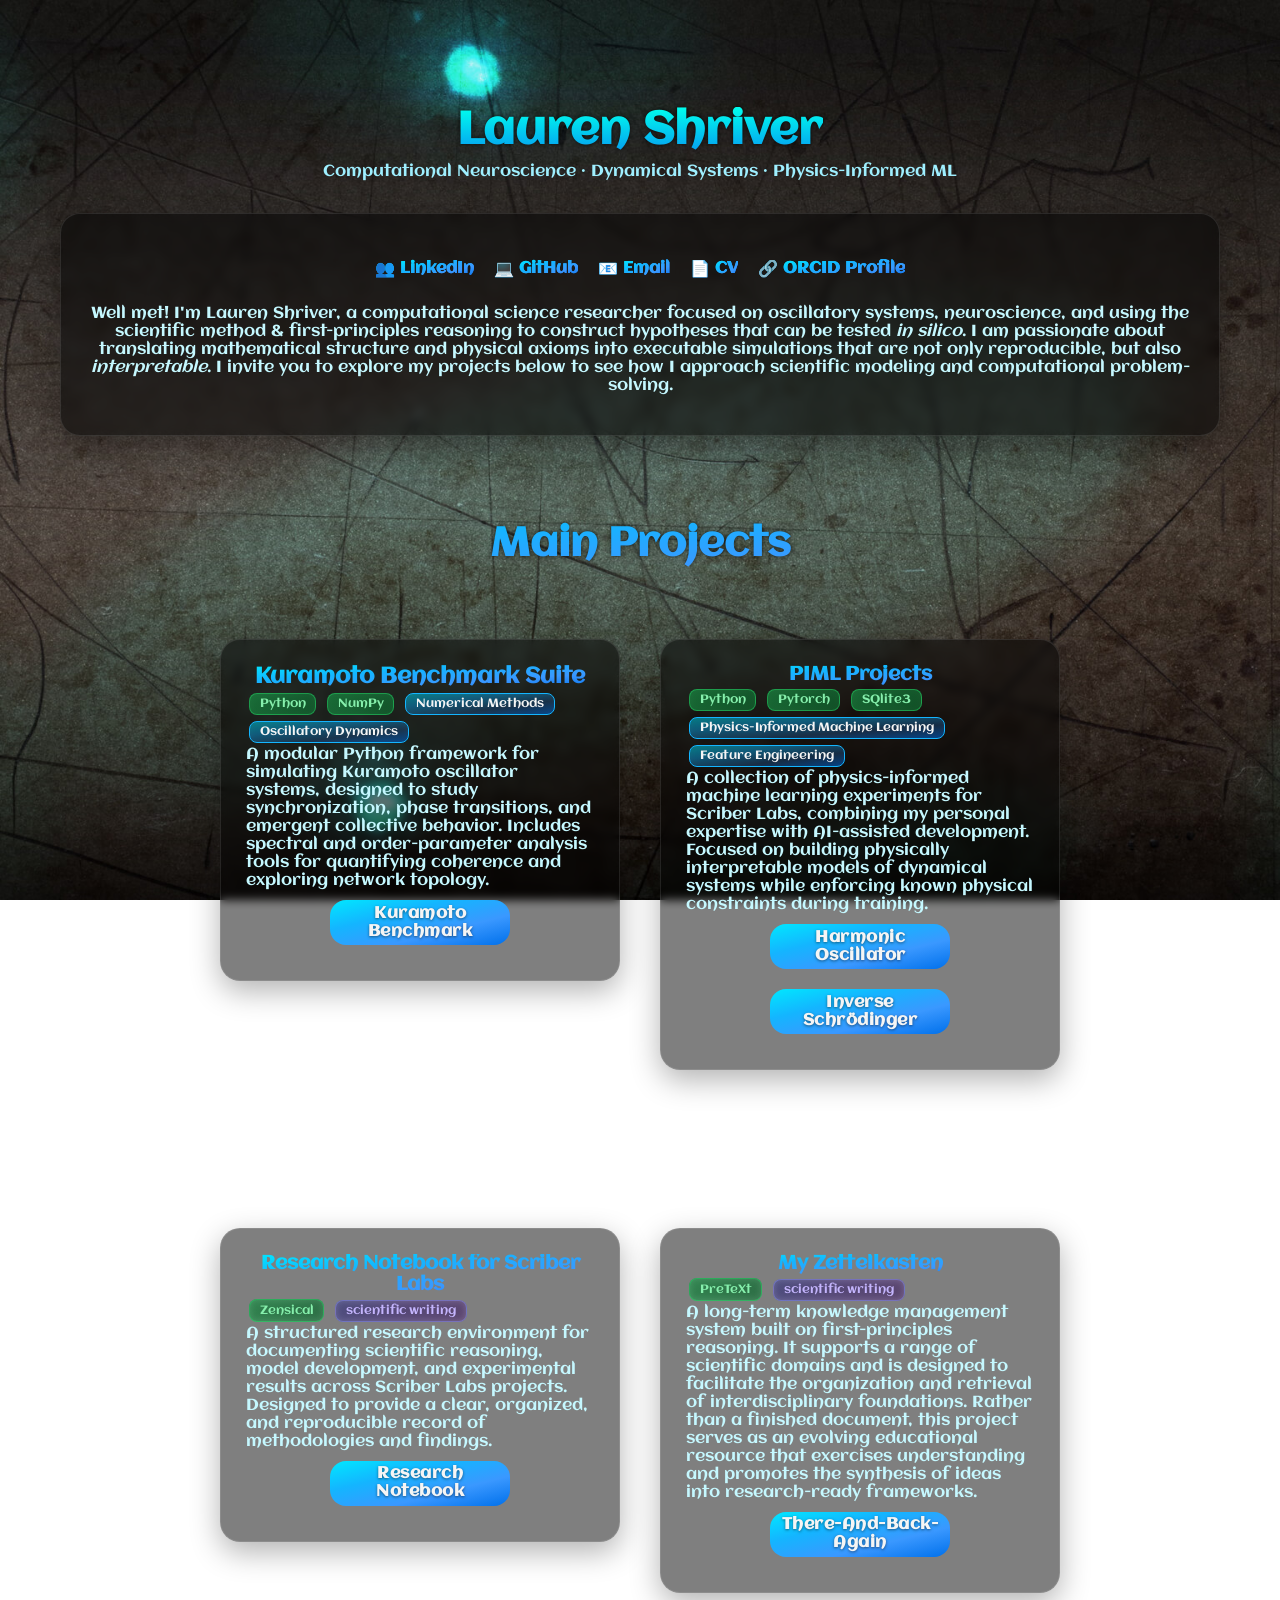
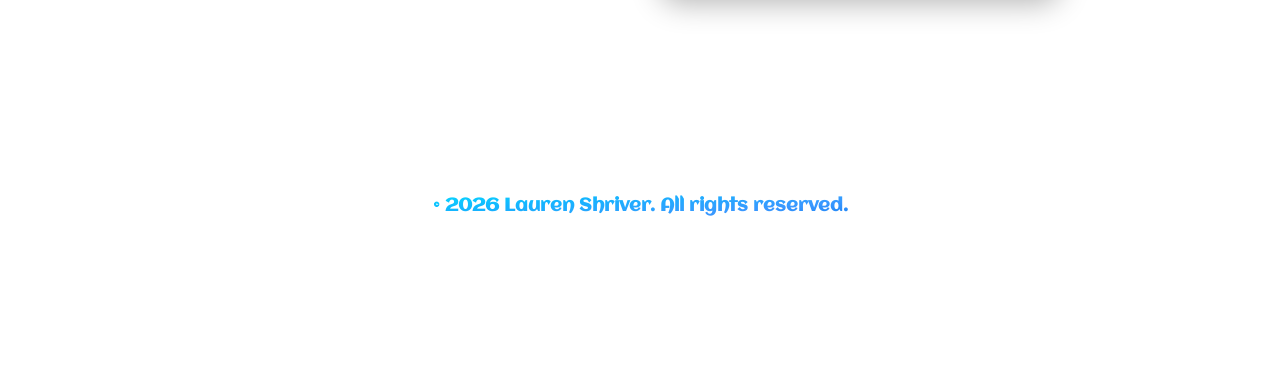
<file: index.html>
<!DOCTYPE html>
<html lang="en">
<head>
    <meta charset="UTF-8">
    <title>Lauren Shriver - Portfolio</title>
    <link rel="icon" href="static/images/favicon.png" type="image/png">
    <link rel="stylesheet" href="static/css/main.css">
    <link rel="stylesheet" href="static/css/tech-icons.css">
    <!-- Responsive meta tag -->
    <meta name="viewport" content="width=device-width, initial-scale=1.0, maximum-scale=1.0, user-scalable=no">
</head>
<body>
    <div class="container" style="padding-top: 60px;">
        <header>
            <div style="text-align: center; margin-bottom: 2rem;">
                <h1 class="site-title">
                    <a href="index.html" class="gradient_text_2">Lauren Shriver</a>
                </h1>
                <p style="color:#9fefff; text-align:center; margin-top:-10px;">
                    Computational Neuroscience · Dynamical Systems · Physics-Informed ML
                </p>

                <style>
                    .site-title {
                        position: relative;
                        font-size: 2.8rem;
                        margin: 0;
                        margin-top: 30px;
                        padding: 1rem;
                        filter: drop-shadow(0 0 2px rgba(0, 0, 0, 0.7));
                    }

                    .site-title a:hover {
                        filter: brightness(1.2);
                        text-decoration: none;
                    }
                </style>
            </div>
        </header>

        <main>

            <!-- About Me Section -->
            <div class="projects-section" style="text-align: center;">
                <div class="feature-box" style="text-align: center;">
                    <div class="feature-box-content" style="text-align: center;">
                        <div class="contact-links" style="margin-bottom: 1rem; display: flex; justify-content: center; width: 100%; text-align: center;">
                            <a href="https://www.linkedin.com/in/lshriver" target="_blank"><span class="emoji">👥</span> <span class="link-text">LinkedIn</span></a>
                            <a href="https://github.com/eigenscribe" target="_blank"><span class="emoji">💻</span> <span class="link-text">GitHub</span></a>
                            <a href="mailto:lshriver@protonmail.com"><span class="emoji">📧</span> <span class="link-text">Email</span></a>
                            <a href="static/resume.pdf" target="_blank"><span class="emoji">📄</span> <span class="link-text">CV</span></a>
                            <a href="https://orcid.org/0000-0003-4759-5577" target="_blank"><span class="emoji">🔗</span> <span class="link-text">ORCID Profile</span></a>
                        </div>
                        <p style="color: #c5f8ff; text-align: center;">
                            Well met!
                            I'm Lauren Shriver, a computational science researcher focused on oscillatory systems, neuroscience, and using the scientific method &amp; first-principles reasoning to construct hypotheses that can be tested <em>in silico</em>.
                            I am passionate about translating mathematical structure and physical axioms into executable simulations that are not only reproducible, but also <em>interpretable</em>.
                            I invite you to explore my projects below to see how I approach scientific modeling and computational problem-solving.
                        </p>
                    </div>
                </div>
            </div>

            <!-- Projects Section -->
            <h2 class="gradient_text_1" style="
                position: relative;
                margin: 3rem 0 2rem;
                font-size: 2.5rem;
                padding: 1rem;
                font-family: 'Aclonica', sans-serif;
                filter: drop-shadow(0 0 2px rgba(0, 0, 0, 0.7));
                text-align: center;">
                Main Projects
            </h2>

            <div class="projects-section">
                <div class="card-row">
                    <div class="feature-box">
                        <div class="feature-box-content">
                            <h3 class="gradient_text_1">Kuramoto Benchmark Suite</h3>
                            <div class="tooltip-container">
                                <div>
                                    <span class="tech-tag">Python</span>
                                    <span class="tech-tag">NumPy</span>
                                    <span class="stem-tag">Numerical Methods</span>
                                    <span class="stem-tag">Oscillatory Dynamics</span>
                                </div>
                            </div>
                        </div>
                        <p style="color: #C5F8FF;">
                            A modular Python framework for simulating Kuramoto oscillator systems, designed to study synchronization, phase transitions, and emergent collective behavior.
                            Includes spectral and order-parameter analysis tools for quantifying coherence and exploring network topology.
                        </p>
                        <a href="https://github.com/Scriber-Labs/kuramoto-benchmark-suite" class="btn" style="font-size: 16px; font-weight: 600; color: whitesmoke; background-clip: border-box; -webkit-background-clip: border-box;">Kuramoto Benchmark</a>
                    </div>

                    <div class="feature-box">
                        <div class="feature-box-container">
                            <h3 class="gradient_text_1">PIML Projects</h3>
                            <div class="tooltip-container">
                                <div>
                                    <span class="tech-tag">Python</span>
                                    <span class="tech-tag">Pytorch</span>
                                    <span class="tech-tag">SQlite3</span>
                                    <span class="stem-tag">Physics-Informed Machine Learning</span>
                                    <span class="stem-tag">Feature Engineering</span>
                                </div>
                            </div>
                        </div>
                        <p style="color: #C5F8FF;">
                            A collection of physics-informed machine learning experiments for Scriber Labs, combining my personal expertise with AI-assisted development.
                            Focused on building physically interpretable models of dynamical systems while enforcing known physical constraints during training.
                        </p>
                        <a href="https://github.com/Scriber-Labs/lf-pinn-harmonic-oscillator" class="btn" style="font-size: 16px; font-weight: 600; color: whitesmoke; background-clip: border-box; -webkit-background-clip: border-box;">Harmonic Oscillator</a>
                        <a href="https://github.com/Scriber-Labs/lf-pinn-inverse-schrodinger" class="btn" style="font-size: 16px; font-weight: 600; color: whitesmoke; background-clip: border-box; -webkit-background-clip: border-box;">Inverse Schrödinger</a>

                    </div>
                </div>

                <div class="card-row">
                    <div class="feature-box">
                        <div class="feature-box-container">
                            <h3 class="gradient_text_1">Research Notebook for Scriber Labs</h3>
                            <div class="tooltip-container">
                                <div>
                                    <span class="tech-tag">Zensical</span>
                                    <span class="soft-skill">scientific writing</span>
                                </div>
                            </div>
                        </div>
                        <p style="color: #C5F8FF;">
                            A structured research environment for documenting scientific reasoning, model development, and experimental results across Scriber Labs projects.
                            Designed to provide a clear, organized, and reproducible record of methodologies and findings.
                        </p>
                        <a href="https://scriber-labs.github.io/research-notebook/" class="btn" style="font-size: 16px; font-weight: 600; color: whitesmoke; background-clip: border-box; -webkit-background-clip: border-box;">Research </br> Notebook</a>
                    </div>
                    <div class="feature-box">
                        <div class="feature-box-container">
                            <h3 class="gradient_text_1">My Zettelkasten</h3>
                            <div class="tooltip-container">
                                <div>
                                    <span class="tech-tag">PreTeXt</span>
                                    <span class="soft-skill">scientific writing</span>
                                </div>
                            </div>
                        </div>
                        <p style="color: #C5F8FF;">
                            A long-term knowledge management system built on first-principles reasoning.
                            It supports a range of scientific domains and is designed to facilitate the organization and retrieval of interdisciplinary foundations.
                            Rather than a finished document, this project serves as an evolving educational resource that exercises understanding and promotes the synthesis of ideas into research-ready frameworks.
                        </p>
                        <a href="https://eigenscribe.github.io/there-and-back-again/frontmatter.html" class="btn" style="font-size: 16px; font-weight: 600; color: whitesmoke; background-clip: border-box; -webkit-background-clip: border-box;">There-And-Back-Again</a>
                    </div>
                </div>
            </div>
        </main>

        <footer style="text-align: center; margin-top: 100px; margin-bottom: 120px;">
            <p class="gradient_text_1" style="opacity: 1.0; font-size: 1.1rem; padding: 10px; display: inline-block;">
                © 2026 Lauren Shriver. All rights reserved.
            </p>
        </footer>
    </div>
</body>
</html>
</file>
<file: static/css/main.css>
@import url('https://fonts.googleapis.com/css2?family=Aclonica&display=swap');

/* Modular Element Styles */
@import "elements/footer.css";
@import "elements/tags.css";
@import "elements/responsive.css";
@import "elements/layout.css";
@import "elements/masthead.css";
@import "elements/buttons.css";
@import "gradient-fonts.css";

:root {
    /* Color Palette */
    --color-bg: #0D1117;
    --color-surface: #161B22;
    --color-primary: #14B5FF;
    --color-secondary: #7952F5;
    --color-text: #C5F8FF;
    --color-muted: #8B949E;

    /* Link Colors */
    --color-link: rgba(234, 99, 255, 0.5);
    --color-link-hover: rgba(234, 99, 255, 0.25);

    /* Gradients */
    --gradient-cyan-to-blue: linear-gradient(#00FFEE, #0596F0);
    --gradient-green-to-blue: linear-gradient(130 deg, #22F792, #27AAFF);

    --gradient-blue: linear-gradient(
            to right bottom,
            #00E8FF,
            #14B5FF,
            #3A98FF,
            #0070EB
    );
    --gradient-transparent-blue: linear-gradient(
            to right bottom,
            rgba(0, 232, 255, 0.50),
            rgba(20, 181, 255, 0.45),
            rgba(58, 152, 255, 0.25),
            rgba(0, 112, 235, 0.55)
    );

    --gradient-eigenscribe: linear-gradient(
            to right bottom,
            #00E8FF,
            #14B5FF,
            #5280FF,
            #7952F5
    );
    --gradient-transparent-eigenscribe: linear-gradient(
            to right bottom, rgba(0, 232, 255, 0.25),
            rgba(20, 181, 255, 0.25),
            rgba(82, 128, 255, 0.25),
            rgba(121, 82, 245, 0.25)
    );

    --gradient-purple: linear-gradient(
            135deg,
            rgba(99, 102, 241, 1),
            rgba(139,92, 246, 1),
            rgba(168, 85 , 247, 1)
    );
    --gradient-transparent-purple: linear-gradient(
            135deg,
            rgba(99, 102, 241, 0.35),
            rgba(139, 92, 246, 0.3),
            rgba(168, 85, 247, 0.25)
    );

    --gradient-green: linear-gradient(
            135deg,
            rgba(34, 197, 94, 1),
            rgba(22, 163, 74, 1)
    );

    --gradient-transparent-green: linear-gradient(
            135deg,
            rgba(34, 197, 94, 0.5),
            rgba(22, 163, 74, 0.45)
    );

    /* Icon Gradients */
    --tech-icon-gradient: var(--gradient-transparent-green);
    --stem-icon-gradient: var(--gradient-transparent-blue);
    --soft_skill-icon-gradient: var(--gradient-transparent-purple);

    /* Typography */
    --font-aclonica: 'Aclonica', sans-serif;

    /* Borders & Radius */
    --border-xs: 4px;
    --border-sm: 8px;
    --border-md: 12px;
    --border-lg: 24px;
    --border-xl: 40px;

    --radius-pill: 50px;

    --radius-xs: 4px;
    --radius-sm: 8px;
    --radius-md: 16px;
    --radius-lg: 24px;
    --radius-xl: 50px;

    /* Shadows */
    --shadow-sm: 0 1px 2px rgba(0, 0, 0, 0.2);
    --shadow-md: 0 4px 6px rgba(0, 0, 0, 0.3);
    --shadow-lg: 0 10px 15px rgba(0, 0, 0, 0.4);

    --shadow-header: 0 2px 10px rgba(0, 0, 0, 0.3);
    --shadow-logo: 0 2px 8px rgba(0, 0, 0, 0.3);
    --shadow-button: 0 4px 15px 0 rgba(56, 152, 255, 0.5);
    --shadow-text: 0 1px 3px rgba(0, 0, 0, 0.5);
    --shadow-button-2: 0 4px 15px 0 rgba(20, 165, 255, 0.6);

    /* Glassmorphism */
    --glass-bg: rgba(0, 0, 0, 0.5);
    --glass-border: rgba(255, 255, 255, 0.1);

    /* Spacing */
    --space-xs: 0.25rem;
    --space-sm: 0.5rem;
    --space-md: 1rem;
    --space-lg: 1.5rem;
    --space-xl: 2rem;
}



* {
    box-sizing: border-box;
    margin: 0;
    padding: 0;
    font-family: var(--font-aclonica);
}

html, body {
    margin: 0;
    padding: 0;
    background-image: url('../images/wisp.jpg');
    background-size: cover;
    background-position: center;
    background-repeat: no-repeat;
    background-attachment: fixed;
    transition: all 0.4s ease-in-out;
}

/* ----- Contact Links ----- */
.contact-links {
    display: flex;
    justify-content: center;
    flex-wrap: wrap;
    gap: 20px;
    margin: 20px 0;
}

.contact-links a {
    font-weight: bold;
    text-decoration: none;
    transition: all 0.3s ease;
    display: flex;
    align-items: center;
    gap: 5px;
    margin-bottom: 10px;
}

.contact-links a:hover {
    filter: brightness(1.2);
    text-decoration: none;
}



.gradient-link, .feature-box a {
    background: var(--gradient-blue);
    -webkit-background-clip: text;
    background-clip: text;
    color: transparent;
    font-weight: bold;
    text-decoration: none;
    position: relative;
}

.gradient-link:hover, .feature-box a:hover {
    text-decoration: none;
    filter: brightness(1.3);
}

.gradient-link::after, .feature-box a::after {
    content: '';
    position: absolute;
    width: 100%;
    height: 1px;
    bottom: -2px;
    left: 0;
    background: var(--gradient-blue);
    transform: scaleX(0);
    transform-origin: bottom right;
    transition: transform 0.3s ease;
}

.gradient-link:hover::after, .feature-box a:hover::after {
    transform: scaleX(1);
    transform-origin: bottom left;
}

/* Apply gradient only to link text, not emojis */
.link-text {
    background: var(--gradient-blue);
    color: transparent;
    -webkit-background-clip: text;
    background-clip: text;
}

/* Emoji style to restore original colors */
.emoji {
    background: none;
    color: initial;
    -webkit-background-clip: initial;
    background-clip: initial;
    font-style: normal;
    text-shadow: none;
    display: inline-block;
}

/* Tooltip styles */
.tooltip-container {
    position: relative;
    display: inline-block;
    width: 100%;
}

.tooltip-content {
    visibility: hidden;
    width: 100%;
    background: rgba(10, 10, 20, 0.9);
    color: whitesmoke;
    text-align: left;
    border-radius: 6px;
    padding: 15px;
    position: absolute;
    z-index: 1;
    bottom: 125%;
    left: 0;
    opacity: 0;
    transition: opacity 0.3s, transform 0.3s;
    transform: translateY(10px);
    box-shadow: 0 5px 15px rgba(0, 0, 0, 0.3);
    border: 1px solid rgba(255, 255, 255, 0.1);
    backdrop-filter: blur(10px);
}

.tooltip-container:hover .tooltip-content {
    visibility: visible;
    opacity: 1;
    transform: translateY(0);
}

.tooltip-content::after {
    content: "";
    position: absolute;
    top: 100%;
    left: 15%;
    margin-left: -8px;
    border-width: 8px;
    border-style: solid;
    border-color: rgba(10, 10, 20, 0.9) transparent transparent transparent;
}
</file>
<file: static/css/tech-icons.css>
/* Technology Icons Font Mapping
 * This CSS file defines icon mappings for various technologies
 * using font icons
 */

.tech-icon[data-tech="python"]:before {
    content: "🐍"; /* Python */
}

.tech-icon[data-tech="javascript"]:before {
    content: "JS"; /* JavaScript */
}

.tech-icon[data-tech="html"]:before {
    content: "🌐"; /* HTML */
}

.tech-icon[data-tech="css"]:before {
    content: "🎨"; /* CSS */
}

.tech-icon[data-tech="numpy"]:before {
    content: "🔢"; /* NumPy */
}

.tech-icon[data-tech="matplotlib"]:before {
    content: "📊"; /* Matplotlib */
}

.tech-icon[data-tech="matlab"]:before {
    content: "📈"; /* MATLAB */
}

.tech-icon[data-tech="streamlit"]:before {
    content: "📱"; /* Streamlit */
}

.tech-icon[data-tech="plotly"]:before {
    content: "📉"; /* Plotly */
}

.tech-icon[data-tech="networkx"]:before {
    content: "🕸️"; /* NetworkX */
}

.tech-icon[data-tech="sqlalchemy"]:before {
    content: "🗃️"; /* SQLAlchemy */
}

.tech-icon[data-tech="calculus"]:before {
    content: "∫"; /* Calculus */
}

.tech-icon[data-tech="linear-algebra"]:before {
    content: "⊞"; /* Linear Algebra */
}

.tech-icon[data-tech="probability"]:before {
    content: "🎲"; /* Probability */
}

.tech-icon[data-tech="statistics"]:before {
    content: "📊"; /* Statistics */
}

.tech-icon[data-tech="chemistry"]:before {
    content: "⚗️"; /* Chemistry */
}

.tech-icon[data-tech="physics"]:before {
    content: "⚛️"; /* Physics */
}

.tech-icon[data-tech="quantum"]:before {
    content: "🔮"; /* Quantum */
}

.tech-icon[data-tech="differential-equations"]:before {
    content: "ƒ′"; /* Differential Equations */
}

.tech-icon[data-tech="signal-processing"]:before {
    content: "〰️"; /* Signal Processing */
}

.tech-icon[data-tech="fourier"]:before {
    content: "∑"; /* Fourier Analysis */
}

.tech-icon[data-tech="thermodynamics"]:before {
    content: "🔥"; /* Thermodynamics */
}

.tech-icon[data-tech="molecular"]:before {
    content: "🧪"; /* Molecular */
}

.tech-icon[data-tech="data"]:before {
    content: "📊"; /* Data Analysis */
}

.tech-icon[data-tech="ai"]:before {
    content: "🧠"; /* AI */
}

.tech-icon[data-tech="clifford"]:before {
    content: "⊗"; /* Clifford Algebra */
}

.tech-icon[data-tech="geometry"]:before {
    content: "△"; /* Geometry */
}

.tech-icon[data-tech="mathematics"]:before {
    content: "📐"; /* Mathematics */
}

.tech-icon[data-tech="finance"]:before {
    content: "💰"; /* Finance */
}

.tech-icon[data-tech="science"]:before {
    content: "🔬"; /* Science */
}

.tech-icon[data-tech="neuroscience"]:before {
    content: "🧠"; /* Neuroscience */
}

.tech-icon[data-tech="interdisciplinary"]:before {
    content: "🔄"; /* Interdisciplinary */
}

.tech-icon[data-tech="notes"]:before {
    content: "📝"; /* Notes */
}

.tech-icon[data-tech="pdf"]:before {
    content: "📄"; /* PDF */
}

/* Tooltips for tech icons */

/* Technology Icons Container */
.tech-icons {
    display: flex;
    flex-wrap: wrap;
    justify-content: center;
    margin-top: 10px;
    gap: 10px;
    opacity: 0;
    transform: translateY(10px);
    transition: opacity 0.4s ease, transform 0.4s ease;
    position: absolute;
    bottom: -55px; /* Increased from -40px to -55px to move icons further down */
    left: 0;
    width: 100%;
    z-index: 20; /* Added high z-index to ensure icons appear on top of other elements */
}

.feature-box:hover .tech-icons {
    opacity: 1;
    transform: translateY(0);
}

/* Technology Icon Style */
.tech-icon {
    display: flex;
    align-items: center;
    justify-content: center;
    width: 40px;
    height: 40px;
    border-radius: 50%;
    background: linear-gradient(145deg, rgba(34, 247, 147, 0.2), rgba(10, 149, 235, 0.3));
    backdrop-filter: blur(5px);
    border: 1px solid rgba(255, 255, 255, 0.1);
    color: white;
    font-size: 1.2rem;
    box-shadow: 0 2px 10px rgba(0, 0, 0, 0.1);
    transition: all 0.3s ease;
    cursor: default;
    z-index: 20; /* Match the container's z-index */
    position: relative; /* Needed for z-index to work */
}

.tech-icon:hover {
    transform: translateY(-5px) scale(1.1);
    box-shadow: 0 5px 15px rgba(10, 149, 235, 0.3);
    background: linear-gradient(145deg, rgba(34, 247, 147, 0.4), rgba(10, 149, 235, 0.5));
}

/* Make space for icons under feature box */
.feature-box {
    margin-bottom: 70px; /* Increased significantly to make room for the tech icons */
    position: relative; /* Needed for absolute positioning of tech icons */
}

/* Emoji style to restore original colors */
.emoji {
    background: none !important;
    color: initial !important;
    -webkit-background-clip: initial !important;
    background-clip: initial !important;
    font-style: normal;
    text-shadow: none;
    display: inline-block;
}

/* Emoji bubbles for hover effects */
.emoji-bubbles {
    position: absolute;
    top: -40px;
    left: 0;
    width: 100%;
    display: flex;
    justify-content: center;
    opacity: 0;
    transition: all 0.5s ease;
    z-index: 10;
    pointer-events: none; /* Allow clicking through the bubbles */
}

.tooltip-container:hover .emoji-bubbles {
    opacity: 1;
    top: -55px;
}

.emoji-bubble {
    font-size: 1.6rem;
    background: rgba(0, 0, 0, 0.5);
    border-radius: 50%;
    width: 40px;
    height: 40px;
    display: flex;
    justify-content: center;
    align-items: center;
    margin: 0 5px;
    animation: float 3s ease-in-out infinite;
    box-shadow: 0 5px 15px rgba(0,0,0,0.3);
    border: 1px solid rgba(255,255,255,0.1);
    backdrop-filter: blur(5px);
    transform: translateY(0);
}

.emoji-bubble:nth-child(1) { animation-delay: 0s; }
.emoji-bubble:nth-child(2) { animation-delay: 0.3s; }
.emoji-bubble:nth-child(3) { animation-delay: 0.6s; }
.emoji-bubble:nth-child(4) { animation-delay: 0.9s; }
.emoji-bubble:nth-child(5) { animation-delay: 1.2s; }

@keyframes float {
    0% {
        transform: translateY(0px);
    }
    50% {
        transform: translateY(-10px);
    }
    100% {
        transform: translateY(0px);
    }
}


.tech-icon .tech-icon-tooltip {
    visibility: hidden;
    position: absolute;
    background: rgba(0, 0, 0, 0.8);
    color: whitesmoke;
    padding: 5px 10px;
    border-radius: 5px;
    font-size: 0.7rem;
    bottom: 120%;
    left: 50%;
    transform: translateX(-50%);
    white-space: nowrap;
    opacity: 0;
    transition: opacity 0.3s;
    z-index: 10;
}

.tech-icon:hover .tech-icon-tooltip {
    visibility: visible;
    opacity: 1;
}

.tech-icon .tech-icon-tooltip::after {
    content: '';
    position: absolute;
    top: 100%;
    left: 50%;
    margin-left: -5px;
    border-width: 5px;
    border-style: solid;
    border-color: rgba(0, 0, 0, 0.8) transparent transparent transparent;
}
</file>
